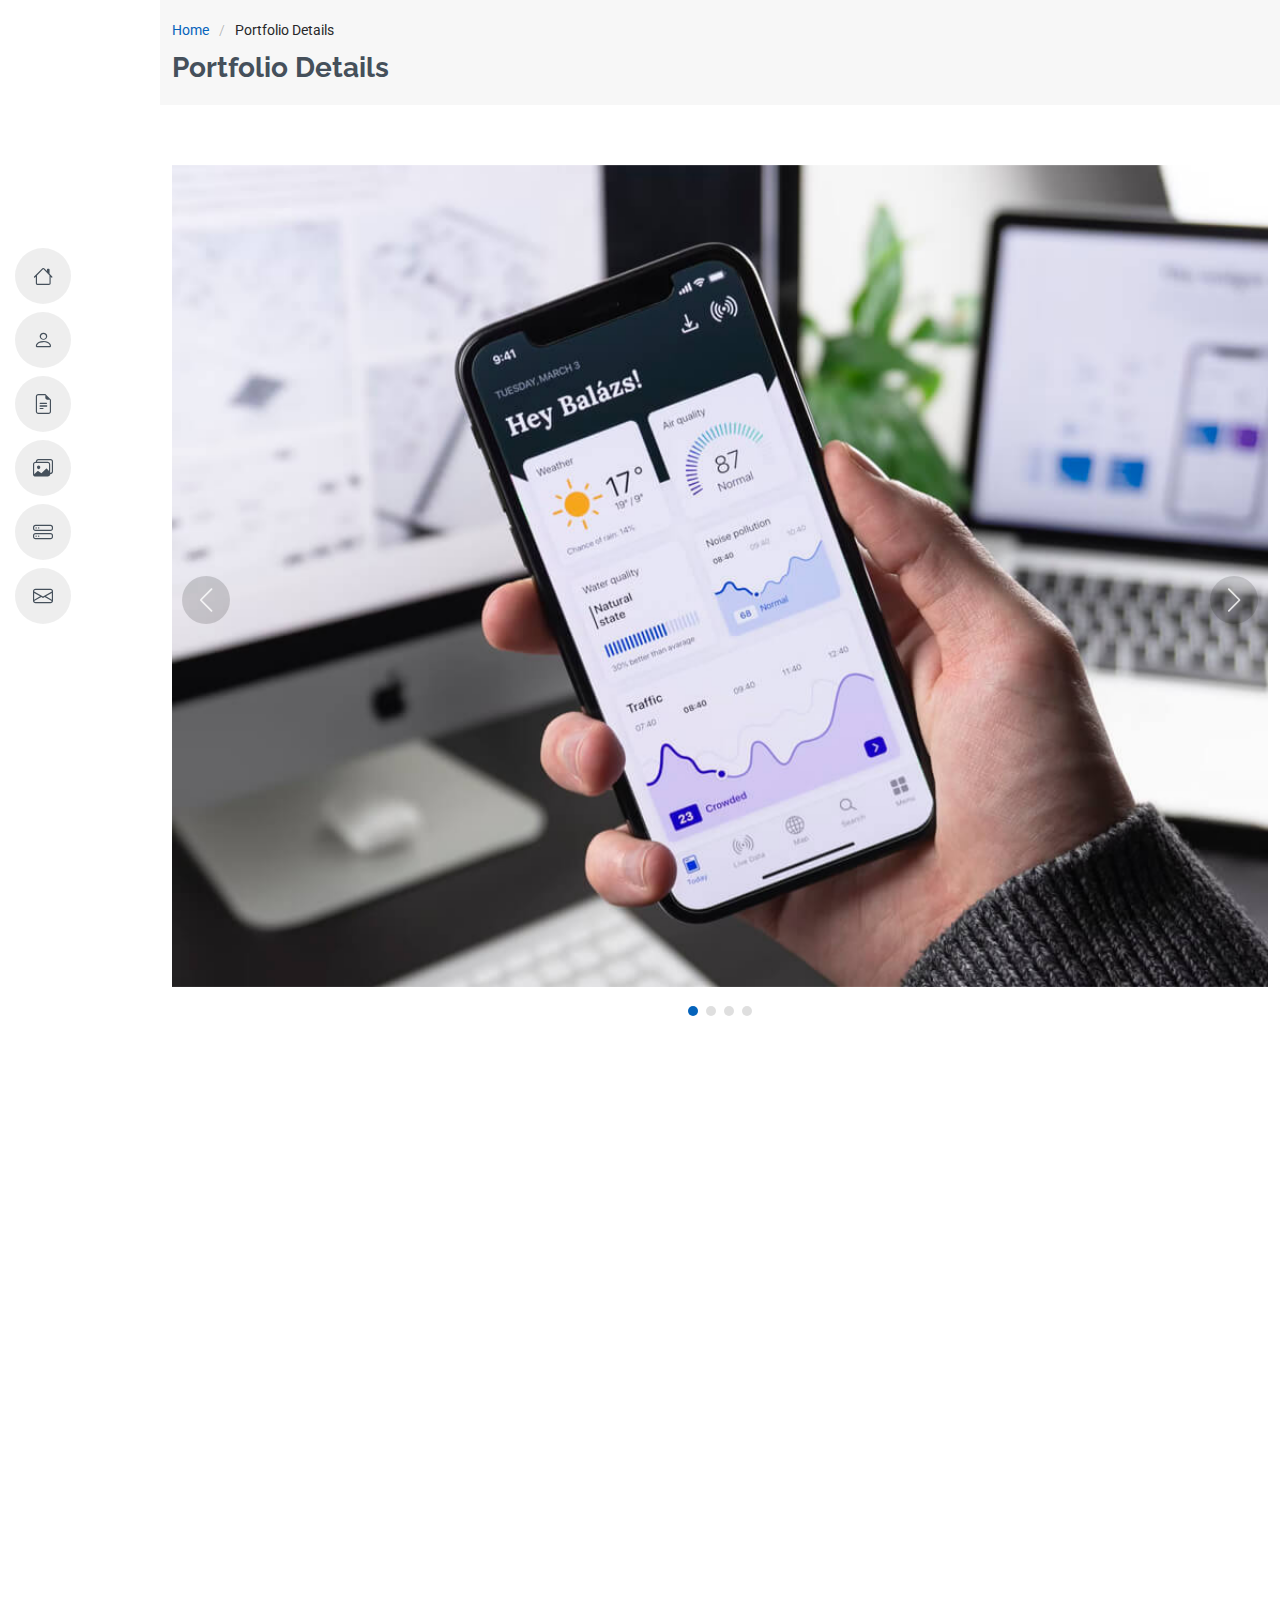
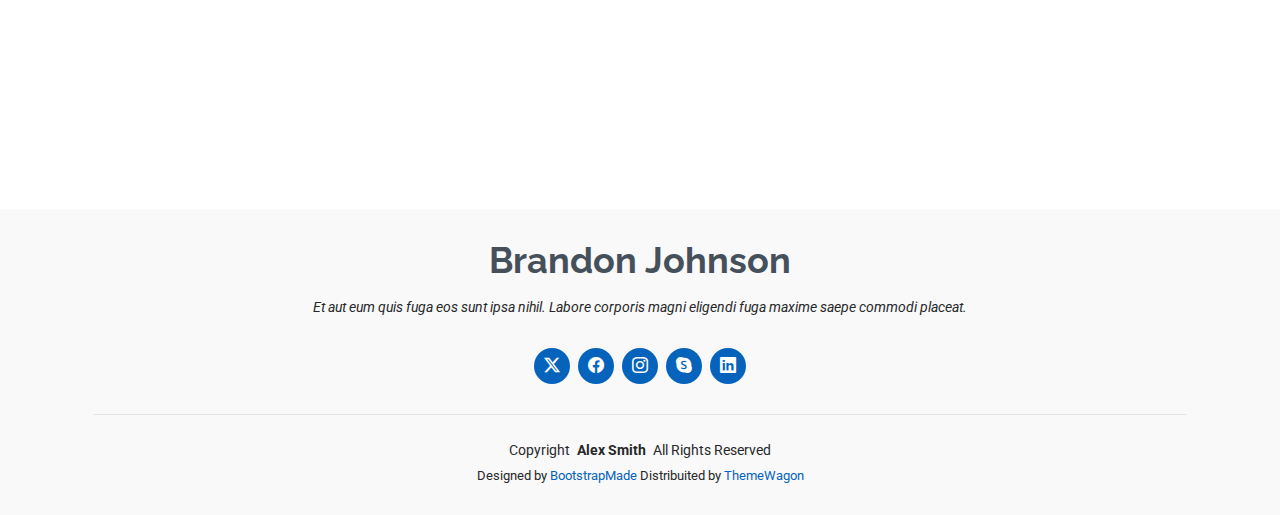
<file: portfolio-details.html>
<!DOCTYPE html>
<html lang="en">

<head>
  <meta charset="utf-8">
  <meta content="width=device-width, initial-scale=1.0" name="viewport">
  <title>Portfolio Details - MyResume Bootstrap Template</title>
  <meta content="" name="description">
  <meta content="" name="keywords">

  <!-- Favicons -->
  <link href="assets/img/favicon.png" rel="icon">
  <link href="assets/img/apple-touch-icon.png" rel="apple-touch-icon">

  <!-- Fonts -->
  <link href="https://fonts.googleapis.com" rel="preconnect">
  <link href="https://fonts.gstatic.com" rel="preconnect" crossorigin>
  <link href="https://fonts.googleapis.com/css2?family=Roboto:ital,wght@0,100;0,300;0,400;0,500;0,700;0,900;1,100;1,300;1,400;1,500;1,700;1,900&family=Poppins:ital,wght@0,100;0,200;0,300;0,400;0,500;0,600;0,700;0,800;0,900;1,100;1,200;1,300;1,400;1,500;1,600;1,700;1,800;1,900&family=Raleway:ital,wght@0,100;0,200;0,300;0,400;0,500;0,600;0,700;0,800;0,900;1,100;1,200;1,300;1,400;1,500;1,600;1,700;1,800;1,900&display=swap" rel="stylesheet">

  <!-- Vendor CSS Files -->
  <link href="assets/vendor/bootstrap/css/bootstrap.min.css" rel="stylesheet">
  <link href="assets/vendor/bootstrap-icons/bootstrap-icons.css" rel="stylesheet">
  <link href="assets/vendor/aos/aos.css" rel="stylesheet">
  <link href="assets/vendor/glightbox/css/glightbox.min.css" rel="stylesheet">
  <link href="assets/vendor/swiper/swiper-bundle.min.css" rel="stylesheet">

  <!-- Main CSS File -->
  <link href="assets/css/main.css" rel="stylesheet">

  <!-- =======================================================
  * Template Name: MyResume
  * Template URL: https://bootstrapmade.com/free-html-bootstrap-template-my-resume/
  * Updated: Jun 29 2024 with Bootstrap v5.3.3
  * Author: BootstrapMade.com
  * License: https://bootstrapmade.com/license/
  ======================================================== -->
</head>

<body class="portfolio-details-page">

  <header id="header" class="header d-flex flex-column justify-content-center">

    <i class="header-toggle d-xl-none bi bi-list"></i>

    <nav id="navmenu" class="navmenu">
      <ul>
        <li><a href="#hero"><i class="bi bi-house navicon"></i><span>Home</span></a></li>
        <li><a href="#about"><i class="bi bi-person navicon"></i><span>About</span></a></li>
        <li><a href="#resume"><i class="bi bi-file-earmark-text navicon"></i><span>Resume</span></a></li>
        <li><a href="#portfolio"><i class="bi bi-images navicon"></i><span>Portfolio</span></a></li>
        <li><a href="#services"><i class="bi bi-hdd-stack navicon"></i><span>Services</span></a></li>
        <li><a href="#contact"><i class="bi bi-envelope navicon"></i><span>Contact</span></a></li>
      </ul>
    </nav>

  </header>

  <main class="main">

    <!-- Page Title -->
    <div class="page-title" data-aos="fade">
      <div class="container">
        <nav class="breadcrumbs">
          <ol>
            <li><a href="index.html">Home</a></li>
            <li class="current">Portfolio Details</li>
          </ol>
        </nav>
        <h1>Portfolio Details</h1>
      </div>
    </div><!-- End Page Title -->

    <!-- Portfolio Details Section -->
    <section id="portfolio-details" class="portfolio-details section">

      <div class="container" data-aos="fade-up">

        <div class="portfolio-details-slider swiper init-swiper">
          <script type="application/json" class="swiper-config">
            {
              "loop": true,
              "speed": 600,
              "autoplay": {
                "delay": 5000
              },
              "slidesPerView": "auto",
              "navigation": {
                "nextEl": ".swiper-button-next",
                "prevEl": ".swiper-button-prev"
              },
              "pagination": {
                "el": ".swiper-pagination",
                "type": "bullets",
                "clickable": true
              }
            }
          </script>
          <div class="swiper-wrapper align-items-center">

            <div class="swiper-slide">
              <img src="assets/img/portfolio/app-1.jpg" alt="">
            </div>

            <div class="swiper-slide">
              <img src="assets/img/portfolio/product-1.jpg" alt="">
            </div>

            <div class="swiper-slide">
              <img src="assets/img/portfolio/branding-1.jpg" alt="">
            </div>

            <div class="swiper-slide">
              <img src="assets/img/portfolio/books-1.jpg" alt="">
            </div>

          </div>
          <div class="swiper-button-prev"></div>
          <div class="swiper-button-next"></div>
          <div class="swiper-pagination"></div>
        </div>

        <div class="row justify-content-between gy-4 mt-4">

          <div class="col-lg-8" data-aos="fade-up">
            <div class="portfolio-description">
              <h2>This is an example of portfolio details</h2>
              <p>
                Autem ipsum nam porro corporis rerum. Quis eos dolorem eos itaque inventore commodi labore quia quia. Exercitationem repudiandae officiis neque suscipit non officia eaque itaque enim. Voluptatem officia accusantium nesciunt est omnis tempora consectetur dignissimos. Sequi nulla at esse enim cum deserunt eius.
              </p>
              <p>
                Amet consequatur qui dolore veniam voluptatem voluptatem sit. Non aspernatur atque natus ut cum nam et. Praesentium error dolores rerum minus sequi quia veritatis eum. Eos et doloribus doloremque nesciunt molestiae laboriosam.
              </p>

              <div class="testimonial-item">
                <p>
                  <i class="bi bi-quote quote-icon-left"></i>
                  <span>Export tempor illum tamen malis malis eram quae irure esse labore quem cillum quid cillum eram malis quorum velit fore eram velit sunt aliqua noster fugiat irure amet legam anim culpa.</span>
                  <i class="bi bi-quote quote-icon-right"></i>
                </p>
                <div>
                  <img src="assets/img/testimonials/testimonials-2.jpg" class="testimonial-img" alt="">
                  <h3>Sara Wilsson</h3>
                  <h4>Designer</h4>
                </div>
              </div>

              <p>
                Impedit ipsum quae et aliquid doloribus et voluptatem quasi. Perspiciatis occaecati earum et magnam animi. Quibusdam non qui ea vitae suscipit vitae sunt. Repudiandae incidunt cumque minus deserunt assumenda tempore. Delectus voluptas necessitatibus est.
              </p>

              <p>
                Sunt voluptatum sapiente facilis quo odio aut ipsum repellat debitis. Molestiae et autem libero. Explicabo et quod necessitatibus similique quis dolor eum. Numquam eaque praesentium rem et qui nesciunt.
              </p>

            </div>
          </div>

          <div class="col-lg-3" data-aos="fade-up" data-aos-delay="100">
            <div class="portfolio-info">
              <h3>Project information</h3>
              <ul>
                <li><strong>Category</strong> Web design</li>
                <li><strong>Client</strong> ASU Company</li>
                <li><strong>Project date</strong> 01 March, 2020</li>
                <li><strong>Project URL</strong> <a href="#">www.example.com</a></li>
                <li><a href="#" class="btn-visit align-self-start">Visit Website</a></li>
              </ul>
            </div>
          </div>

        </div>

      </div>

    </section><!-- /Portfolio Details Section -->

  </main>

  <footer id="footer" class="footer position-relative light-background">
    <div class="container">
      <h3 class="sitename">Brandon Johnson</h3>
      <p>Et aut eum quis fuga eos sunt ipsa nihil. Labore corporis magni eligendi fuga maxime saepe commodi placeat.</p>
      <div class="social-links d-flex justify-content-center">
        <a href=""><i class="bi bi-twitter-x"></i></a>
        <a href=""><i class="bi bi-facebook"></i></a>
        <a href=""><i class="bi bi-instagram"></i></a>
        <a href=""><i class="bi bi-skype"></i></a>
        <a href=""><i class="bi bi-linkedin"></i></a>
      </div>
      <div class="container">
        <div class="copyright">
          <span>Copyright</span> <strong class="px-1 sitename">Alex Smith</strong> <span>All Rights Reserved</span>
        </div>
        <div class="credits">
          <!-- All the links in the footer should remain intact. -->
          <!-- You can delete the links only if you've purchased the pro version. -->
          <!-- Licensing information: https://bootstrapmade.com/license/ -->
          <!-- Purchase the pro version with working PHP/AJAX contact form: [buy-url] -->
          Designed by <a href="https://bootstrapmade.com/">BootstrapMade</a> Distribuited by <a href="https://themewagon.com">ThemeWagon</a>
        </div>
      </div>
    </div>
  </footer>

  <!-- Scroll Top -->
  <a href="#" id="scroll-top" class="scroll-top d-flex align-items-center justify-content-center"><i class="bi bi-arrow-up-short"></i></a>

  <!-- Preloader -->
  <div id="preloader"></div>

  <!-- Vendor JS Files -->
  <script src="assets/vendor/bootstrap/js/bootstrap.bundle.min.js"></script>
  <script src="assets/vendor/php-email-form/validate.js"></script>
  <script src="assets/vendor/aos/aos.js"></script>
  <script src="assets/vendor/typed.js/typed.umd.js"></script>
  <script src="assets/vendor/purecounter/purecounter_vanilla.js"></script>
  <script src="assets/vendor/waypoints/noframework.waypoints.js"></script>
  <script src="assets/vendor/glightbox/js/glightbox.min.js"></script>
  <script src="assets/vendor/imagesloaded/imagesloaded.pkgd.min.js"></script>
  <script src="assets/vendor/isotope-layout/isotope.pkgd.min.js"></script>
  <script src="assets/vendor/swiper/swiper-bundle.min.js"></script>

  <!-- Main JS File -->
  <script src="assets/js/main.js"></script>

</body>

</html>
</file>
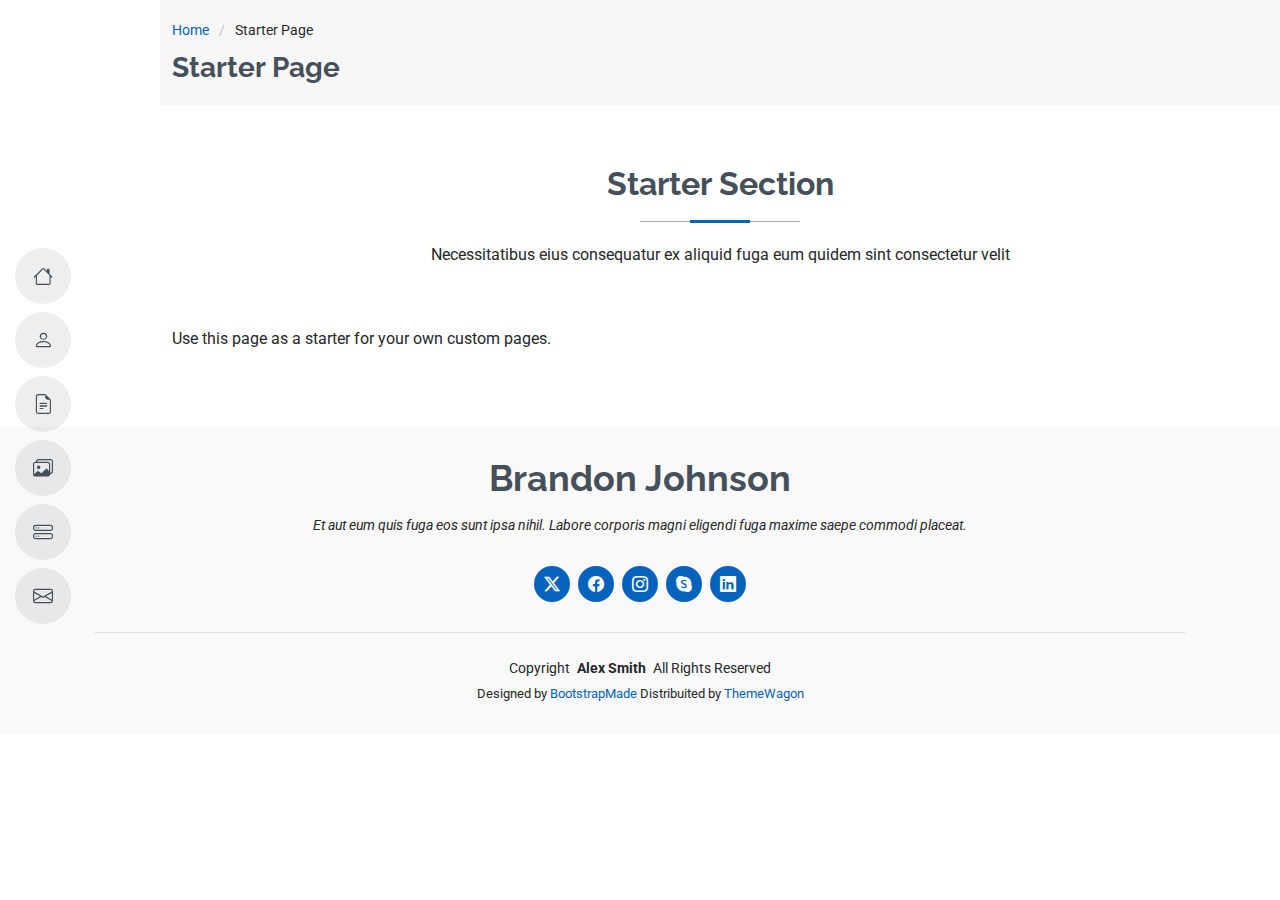
<file: starter-page.html>
<!DOCTYPE html>
<html lang="en">

<head>
  <meta charset="utf-8">
  <meta content="width=device-width, initial-scale=1.0" name="viewport">
  <title>My Perosnal Portfolio</title>
  <meta content="" name="description">
  <meta content="" name="keywords">

  <!-- Favicons -->
  <link href="assets/img/favicon.png" rel="icon">
  <link href="assets/img/apple-touch-icon.png" rel="apple-touch-icon">

  <!-- Fonts -->
  <link href="https://fonts.googleapis.com" rel="preconnect">
  <link href="https://fonts.gstatic.com" rel="preconnect" crossorigin>
  <link href="https://fonts.googleapis.com/css2?family=Roboto:ital,wght@0,100;0,300;0,400;0,500;0,700;0,900;1,100;1,300;1,400;1,500;1,700;1,900&family=Poppins:ital,wght@0,100;0,200;0,300;0,400;0,500;0,600;0,700;0,800;0,900;1,100;1,200;1,300;1,400;1,500;1,600;1,700;1,800;1,900&family=Raleway:ital,wght@0,100;0,200;0,300;0,400;0,500;0,600;0,700;0,800;0,900;1,100;1,200;1,300;1,400;1,500;1,600;1,700;1,800;1,900&display=swap" rel="stylesheet">

  <!-- Vendor CSS Files -->
  <link href="assets/vendor/bootstrap/css/bootstrap.min.css" rel="stylesheet">
  <link href="assets/vendor/bootstrap-icons/bootstrap-icons.css" rel="stylesheet">
  <link href="assets/vendor/aos/aos.css" rel="stylesheet">
  <link href="assets/vendor/glightbox/css/glightbox.min.css" rel="stylesheet">
  <link href="assets/vendor/swiper/swiper-bundle.min.css" rel="stylesheet">

  <!-- Main CSS File -->
  <link href="assets/css/main.css" rel="stylesheet">

  <!-- =======================================================
  * Template Name: MyResume
  * Template URL: https://bootstrapmade.com/free-html-bootstrap-template-my-resume/
  * Updated: Jun 29 2024 with Bootstrap v5.3.3
  * Author: BootstrapMade.com
  * License: https://bootstrapmade.com/license/
  ======================================================== -->
</head>

<body class="starter-page-page">

  <header id="header" class="header d-flex flex-column justify-content-center">

    <i class="header-toggle d-xl-none bi bi-list"></i>

    <nav id="navmenu" class="navmenu">
      <ul>
        <li><a href="#hero"><i class="bi bi-house navicon"></i><span>Home</span></a></li>
        <li><a href="#about"><i class="bi bi-person navicon"></i><span>About</span></a></li>
        <li><a href="#resume"><i class="bi bi-file-earmark-text navicon"></i><span>Resume</span></a></li>
        <li><a href="#portfolio"><i class="bi bi-images navicon"></i><span>Portfolio</span></a></li>
        <li><a href="#services"><i class="bi bi-hdd-stack navicon"></i><span>Services</span></a></li>
        <li><a href="#contact"><i class="bi bi-envelope navicon"></i><span>Contact</span></a></li>
      </ul>
    </nav>

  </header>

  <main class="main">

    <!-- Page Title -->
    <div class="page-title" data-aos="fade">
      <div class="container">
        <nav class="breadcrumbs">
          <ol>
            <li><a href="index.html">Home</a></li>
            <li class="current">Starter Page</li>
          </ol>
        </nav>
        <h1>Starter Page</h1>
      </div>
    </div><!-- End Page Title -->

    <!-- Starter Section Section -->
    <section id="starter-section" class="starter-section section">

      <!-- Section Title -->
      <div class="container section-title" data-aos="fade-up">
        <h2>Starter Section</h2>
        <p>Necessitatibus eius consequatur ex aliquid fuga eum quidem sint consectetur velit</p>
      </div><!-- End Section Title -->

      <div class="container" data-aos="fade-up">
        <p>Use this page as a starter for your own custom pages.</p>
      </div>

    </section><!-- /Starter Section Section -->

  </main>

  <footer id="footer" class="footer position-relative light-background">
    <div class="container">
      <h3 class="sitename">Brandon Johnson</h3>
      <p>Et aut eum quis fuga eos sunt ipsa nihil. Labore corporis magni eligendi fuga maxime saepe commodi placeat.</p>
      <div class="social-links d-flex justify-content-center">
        <a href=""><i class="bi bi-twitter-x"></i></a>
        <a href=""><i class="bi bi-facebook"></i></a>
        <a href=""><i class="bi bi-instagram"></i></a>
        <a href=""><i class="bi bi-skype"></i></a>
        <a href=""><i class="bi bi-linkedin"></i></a>
      </div>
      <div class="container">
        <div class="copyright">
          <span>Copyright</span> <strong class="px-1 sitename">Alex Smith</strong> <span>All Rights Reserved</span>
        </div>
        <div class="credits">
          <!-- All the links in the footer should remain intact. -->
          <!-- You can delete the links only if you've purchased the pro version. -->
          <!-- Licensing information: https://bootstrapmade.com/license/ -->
          <!-- Purchase the pro version with working PHP/AJAX contact form: [buy-url] -->
          Designed by <a href="https://bootstrapmade.com/">BootstrapMade</a> Distribuited by <a href="https://themewagon.com">ThemeWagon</a>
        </div>
      </div>
    </div>
  </footer>

  <!-- Scroll Top -->
  <a href="#" id="scroll-top" class="scroll-top d-flex align-items-center justify-content-center"><i class="bi bi-arrow-up-short"></i></a>

  <!-- Preloader -->
  <div id="preloader"></div>

  <!-- Vendor JS Files -->
  <script src="assets/vendor/bootstrap/js/bootstrap.bundle.min.js"></script>
  <script src="assets/vendor/php-email-form/validate.js"></script>
  <script src="assets/vendor/aos/aos.js"></script>
  <script src="assets/vendor/typed.js/typed.umd.js"></script>
  <script src="assets/vendor/purecounter/purecounter_vanilla.js"></script>
  <script src="assets/vendor/waypoints/noframework.waypoints.js"></script>
  <script src="assets/vendor/glightbox/js/glightbox.min.js"></script>
  <script src="assets/vendor/imagesloaded/imagesloaded.pkgd.min.js"></script>
  <script src="assets/vendor/isotope-layout/isotope.pkgd.min.js"></script>
  <script src="assets/vendor/swiper/swiper-bundle.min.js"></script>

  <!-- Main JS File -->
  <script src="assets/js/main.js"></script>

</body>

</html>
</file>
<file: assets/css/main.css>
/**
* Template Name: MyResume
* Template URL: https://bootstrapmade.com/free-html-bootstrap-template-my-resume/
* Updated: Jun 29 2024 with Bootstrap v5.3.3
* Author: BootstrapMade.com
* License: https://bootstrapmade.com/license/
*/

/*--------------------------------------------------------------
# Font & Color Variables
# Help: https://bootstrapmade.com/color-system/
--------------------------------------------------------------*/
/* Fonts */
:root {
  --default-font: "Roboto",  system-ui, -apple-system, "Segoe UI", Roboto, "Helvetica Neue", Arial, "Noto Sans", "Liberation Sans", sans-serif, "Apple Color Emoji", "Segoe UI Emoji", "Segoe UI Symbol", "Noto Color Emoji";
  --heading-font: "Raleway",  sans-serif;
  --nav-font: "Poppins",  sans-serif;
}

/* Global Colors - The following color variables are used throughout the website. Updating them here will change the color scheme of the entire website */
:root { 
  --background-color: #ffffff; /* Background color for the entire website, including individual sections */
  --default-color: #272829; /* Default color used for the majority of the text content across the entire website */
  --heading-color: #45505b; /* Color for headings, subheadings and title throughout the website */
  --accent-color: #0563bb; /* Accent color that represents your brand on the website. It's used for buttons, links, and other elements that need to stand out */
  --surface-color: #ffffff; /* The surface color is used as a background of boxed elements within sections, such as cards, icon boxes, or other elements that require a visual separation from the global background. */
  --contrast-color: #ffffff; /* Contrast color for text, ensuring readability against backgrounds of accent, heading, or default colors. */
}

/* Nav Menu Colors - The following color variables are used specifically for the navigation menu. They are separate from the global colors to allow for more customization options */
:root {
  --nav-color: #45505b;  /* The default color of the main navmenu links */
  --nav-hover-color: #0563bb; /* Applied to main navmenu links when they are hovered over or active */
  --nav-mobile-background-color: #ffffff; /* Used as the background color for mobile navigation menu */
  --nav-dropdown-background-color: #ffffff; /* Used as the background color for dropdown items that appear when hovering over primary navigation items */
  --nav-dropdown-color: #212529; /* Used for navigation links of the dropdown items in the navigation menu. */
  --nav-dropdown-hover-color: #0563bb; /* Similar to --nav-hover-color, this color is applied to dropdown navigation links when they are hovered over. */
}

/* Color Presets - These classes override global colors when applied to any section or element, providing reuse of the sam color scheme. */

.light-background {
  --background-color: #f9f9f9;
  --surface-color: #ffffff;
}

.dark-background {
  --background-color: #060606;
  --default-color: #ffffff;
  --heading-color: #ffffff;
  --surface-color: #252525;
  --contrast-color: #ffffff;
}

/* Smooth scroll */
:root {
  scroll-behavior: smooth;
}

/*--------------------------------------------------------------
# General Styling & Shared Classes
--------------------------------------------------------------*/
body {
  color: var(--default-color);
  background-color: var(--background-color);
  font-family: var(--default-font);
}

a {
  color: var(--accent-color);
  text-decoration: none;
  transition: 0.3s;
}

a:hover {
  color: color-mix(in srgb, var(--accent-color), transparent 25%);
  text-decoration: none;
}

h1,
h2,
h3,
h4,
h5,
h6 {
  color: var(--heading-color);
  font-family: var(--heading-font);
}

/* PHP Email Form Messages
------------------------------*/
.php-email-form .error-message {
  display: none;
  background: #df1529;
  color: #ffffff;
  text-align: left;
  padding: 15px;
  margin-bottom: 24px;
  font-weight: 600;
}

.php-email-form .sent-message {
  display: none;
  color: #ffffff;
  background: #059652;
  text-align: center;
  padding: 15px;
  margin-bottom: 24px;
  font-weight: 600;
}

.php-email-form .loading {
  display: none;
  background: var(--surface-color);
  text-align: center;
  padding: 15px;
  margin-bottom: 24px;
}

.php-email-form .loading:before {
  content: "";
  display: inline-block;
  border-radius: 50%;
  width: 24px;
  height: 24px;
  margin: 0 10px -6px 0;
  border: 3px solid var(--accent-color);
  border-top-color: var(--surface-color);
  animation: php-email-form-loading 1s linear infinite;
}

@keyframes php-email-form-loading {
  0% {
    transform: rotate(0deg);
  }

  100% {
    transform: rotate(360deg);
  }
}

/*--------------------------------------------------------------
# Global Header
--------------------------------------------------------------*/
.header {
  color: var(--default-color);
  position: fixed;
  top: 0;
  left: 0;
  bottom: 0;
  padding: 0 15px;
  transition: all ease-in-out 0.3s;
  overflow-y: auto;
  z-index: 997;
  min-width: 200px;
}

@media (max-width: 1199px) {
  .header {
    background-color: var(--background-color);
    border-right: 1px solid color-mix(in srgb, var(--default-color), transparent 90%);
    width: 300px;
    left: -100%;
  }
}

@media (min-width: 1200px) and (max-width: 1600px) {
  .header~main {
    margin-left: 160px;
  }

  .header~main .hero {
    margin-left: -160px;
    width: 100vw;
  }
}

.header.header-show {
  left: 0;
}

.header .header-toggle {
  color: var(--contrast-color);
  background-color: var(--accent-color);
  font-size: 22px;
  display: flex;
  align-items: center;
  justify-content: center;
  width: 40px;
  height: 40px;
  border-radius: 50%;
  cursor: pointer;
  position: fixed;
  top: 15px;
  right: 15px;
  z-index: 9999;
  transition: background-color 0.3s;
}

.header .header-toggle:hover {
  color: var(--contrast-color);
  background-color: color-mix(in srgb, var(--accent-color) 90%, white 15%);
}

/*--------------------------------------------------------------
# Navigation Menu
--------------------------------------------------------------*/
.navmenu {
  padding: 0;
  z-index: 9997;
}

.navmenu ul {
  list-style: none;
  padding: 0 0 20px 0;
  margin: 0;
  width: 140px;
}

.navmenu a,
.navmenu a:focus {
  color: var(--nav-color);
  font-family: var(--nav-font);
  display: flex;
  align-items: center;
  padding: 10px 18px;
  margin-bottom: 8px;
  font-size: 15px;
  border-radius: 50px;
  background: color-mix(in srgb, var(--default-color), transparent 92%);
  height: 56px;
  width: 100%;
  overflow: hidden;
  transition: 0.3s;
}

.navmenu a i,
.navmenu a:focus i {
  font-size: 20px;
}

.navmenu a span,
.navmenu a:focus span {
  padding: 0 5px 0 7px;
}

@media (min-width: 992px) {

  .navmenu a,
  .navmenu a:focus {
    max-width: 56px;
  }

  .navmenu a span,
  .navmenu a:focus span {
    display: none;
  }
}

.navmenu a:hover,
.navmenu .active,
.navmenu .active:focus,
.navmenu li:hover>a {
  color: var(--contrast-color);
  background: var(--nav-hover-color);
}

.navmenu a:hover,
.navmenu li:hover>a {
  max-width: 100%;
  color: var(--contrast-color);
}

.navmenu a:hover span,
.navmenu li:hover>a span {
  display: block;
}

/*--------------------------------------------------------------
# Global Footer
--------------------------------------------------------------*/
.footer {
  color: var(--default-color);
  background-color: var(--background-color);
  font-size: 14px;
  text-align: center;
  padding: 30px 0;
  position: relative;
}

.footer h3 {
  font-size: 36px;
  font-weight: 700;
  position: relative;
  padding: 0;
  margin: 0 0 15px 0;
}

.footer p {
  font-size: 15;
  font-style: italic;
  padding: 0;
  margin: 0 0 30px 0;
}

.footer .social-links {
  margin: 0 0 30px 0;
}

.footer .social-links a {
  font-size: 16px;
  display: flex;
  align-items: center;
  justify-content: center;
  background: var(--accent-color);
  color: var(--contrast-color);
  line-height: 1;
  margin: 0 4px;
  border-radius: 50%;
  text-align: center;
  width: 36px;
  height: 36px;
  transition: 0.3s;
}

.footer .social-links a:hover {
  background: color-mix(in srgb, var(--accent-color), transparent 20%);
  text-decoration: none;
}

.footer .copyright {
  padding-top: 25px;
  border-top: 1px solid color-mix(in srgb, var(--default-color), transparent 90%);
}

.footer .credits {
  font-size: 13px;
  padding-top: 5px;
}

/*--------------------------------------------------------------
# Preloader
--------------------------------------------------------------*/
#preloader {
  position: fixed;
  inset: 0;
  z-index: 999999;
  overflow: hidden;
  background: var(--background-color);
  transition: all 0.6s ease-out;
}

#preloader:before {
  content: "";
  position: fixed;
  top: calc(50% - 30px);
  left: calc(50% - 30px);
  border: 6px solid #ffffff;
  border-color: var(--accent-color) transparent var(--accent-color) transparent;
  border-radius: 50%;
  width: 60px;
  height: 60px;
  animation: animate-preloader 1.5s linear infinite;
}

@keyframes animate-preloader {
  0% {
    transform: rotate(0deg);
  }

  100% {
    transform: rotate(360deg);
  }
}

/*--------------------------------------------------------------
# Scroll Top Button
--------------------------------------------------------------*/
.scroll-top {
  position: fixed;
  visibility: hidden;
  opacity: 0;
  right: 15px;
  bottom: -15px;
  z-index: 99999;
  background-color: var(--accent-color);
  width: 44px;
  height: 44px;
  border-radius: 50px;
  transition: all 0.4s;
}

.scroll-top i {
  font-size: 24px;
  color: var(--contrast-color);
  line-height: 0;
}

.scroll-top:hover {
  background-color: color-mix(in srgb, var(--accent-color), transparent 20%);
  color: var(--contrast-color);
}

.scroll-top.active {
  visibility: visible;
  opacity: 1;
  bottom: 15px;
}

/*--------------------------------------------------------------
# Disable aos animation delay on mobile devices
--------------------------------------------------------------*/
@media screen and (max-width: 768px) {
  [data-aos-delay] {
    transition-delay: 0 !important;
  }
}

/*--------------------------------------------------------------
# Global Page Titles & Breadcrumbs
--------------------------------------------------------------*/
.page-title {
  --background-color: color-mix(in srgb, var(--default-color), transparent 96%);
  color: var(--default-color);
  background-color: var(--background-color);
  padding: 20px 0;
  position: relative;
}

.page-title h1 {
  font-size: 28px;
  font-weight: 700;
  margin: 0;
}

.page-title .breadcrumbs ol {
  display: flex;
  flex-wrap: wrap;
  list-style: none;
  padding: 0 0 10px 0;
  margin: 0;
  font-size: 14px;
  font-weight: 400;
}

.page-title .breadcrumbs ol li+li {
  padding-left: 10px;
}

.page-title .breadcrumbs ol li+li::before {
  content: "/";
  display: inline-block;
  padding-right: 10px;
  color: color-mix(in srgb, var(--default-color), transparent 70%);
}

/*--------------------------------------------------------------
# Global Sections
--------------------------------------------------------------*/
section,
.section {
  color: var(--default-color);
  background-color: var(--background-color);
  padding: 60px 0;
  overflow: clip;
}

/*--------------------------------------------------------------
# Global Section Titles
--------------------------------------------------------------*/
.section-title {
  text-align: center;
  padding-bottom: 60px;
  position: relative;
}

.section-title h2 {
  font-size: 32px;
  font-weight: 700;
  margin-bottom: 20px;
  padding-bottom: 20px;
  position: relative;
}

.section-title h2:before {
  content: "";
  position: absolute;
  display: block;
  width: 160px;
  height: 1px;
  background: color-mix(in srgb, var(--default-color), transparent 60%);
  left: 0;
  right: 0;
  bottom: 1px;
  margin: auto;
}

.section-title h2::after {
  content: "";
  position: absolute;
  display: block;
  width: 60px;
  height: 3px;
  background: var(--accent-color);
  left: 0;
  right: 0;
  bottom: 0;
  margin: auto;
}

.section-title p {
  margin-bottom: 0;
}

/*--------------------------------------------------------------
# Hero Section
--------------------------------------------------------------*/
.hero {
  width: 100%;
  min-height: 100vh;
  position: relative;
  padding: 80px 0;
  display: flex;
  align-items: center;
  justify-content: center;
}

.hero img {
  position: absolute;
  inset: 0;
  display: block;
  width: 100%;
  height: 100%;
  object-fit: cover;
  z-index: 1;
}

.hero:before {
  content: "";
  background: color-mix(in srgb, var(--background-color), transparent 30%);
  position: absolute;
  inset: 0;
  z-index: 2;
}

.hero .container {
  position: relative;
  z-index: 3;
}

.hero h2 {
  margin: 0;
  font-size: 64px;
  font-weight: 700;
}

.hero p {
  margin: 5px 0 0 0;
  font-size: 26px;
}

.hero h6 {
  margin: 150px 0 0 0;
  font-size: 20px;
}

.hero p span {
  letter-spacing: 1px;
  border-bottom: 2px solid var(--accent-color);
}

.hero .social-links {
  margin-top: 25px;
}

.hero .social-links a {
  font-size: 20px;
  display: inline-block;
  color: color-mix(in srgb, var(--default-color), transparent 30%);
  line-height: 1;
  margin-right: 20px;
  transition: 0.3s;
}

.hero .social-links a:hover {
  color: var(--accent-color);
}

@media (max-width: 768px) {
  .hero h2 {
    font-size: 32px;
  }

  .hero p {
    font-size: 20px;
  }
}

/*--------------------------------------------------------------
# About Section
--------------------------------------------------------------*/
.about .content h2 {
  font-weight: 700;
  font-size: 24px;
}

.about .content ul {
  list-style: none;
  padding: 0;
}

.about .content ul li {
  margin-bottom: 20px;
  display: flex;
  align-items: center;
}

.about .content ul strong {
  margin-right: 10px;
}

.about .content ul i {
  font-size: 16px;
  margin-right: 5px;
  color: var(--accent-color);
  line-height: 0;
}

/*--------------------------------------------------------------
# Stats Section
--------------------------------------------------------------*/
.stats i {
  background-color: var(--accent-color);
  color: var(--contrast-color);
  width: 54px;
  height: 54px;
  font-size: 24px;
  border-radius: 50px;
  display: inline-flex;
  align-items: center;
  justify-content: center;
  position: relative;
  z-index: 1;
}

.stats .stats-item {
  margin-top: 10px;
  width: 100%;
  position: relative;
  text-align: center;
  z-index: 0;
}

.stats .stats-item span {
  font-size: 36px;
  display: block;
  font-weight: 700;
  color: color-mix(in srgb, var(--default-color), transparent 20%);
}

.stats .stats-item p {
  padding: 0;
  margin: 0;
  color: color-mix(in srgb, var(--default-color), transparent 50%);
  font-size: 16px;
}

/*--------------------------------------------------------------
# Skills Section
--------------------------------------------------------------*/
.skills .progress {
  height: 60px;
  display: block;
  background: none;
  border-radius: 0;
}

.skills .progress .skill {
  color: var(--heading-color);
  padding: 0;
  margin: 0 0 6px 0;
  text-transform: uppercase;
  display: block;
  font-weight: 600;
  font-family: var(--heading-font);
}

.skills .progress .skill .val {
  float: right;
  font-style: normal;
}

.skills .progress-bar-wrap {
  background: color-mix(in srgb, var(--default-color), transparent 90%);
  height: 10px;
}

.skills .progress-bar {
  width: 1px;
  height: 10px;
  transition: 0.9s;
  background-color: var(--accent-color);
}

/*--------------------------------------------------------------
# Resume Section
--------------------------------------------------------------*/
.resume .resume-title {
  color: var(--heading-color);
  font-size: 26px;
  font-weight: 700;
  margin-top: 20px;
  margin-bottom: 20px;
}

.resume .resume-item {
  padding: 0 0 20px 20px;
  margin-top: -2px;
  border-left: 2px solid var(--accent-color);
  position: relative;
}

.resume .resume-item h4 {
  line-height: 18px;
  font-size: 18px;
  font-weight: 600;
  text-transform: uppercase;
  color: color-mix(in srgb, var(--default-color), transparent 20%);
  margin-bottom: 10px;
}

.resume .resume-item h5 {
  font-size: 16px;
  padding: 5px 15px;
  display: inline-block;
  font-weight: 600;
  margin-bottom: 10px;
}

.resume .resume-item ul {
  padding-left: 20px;
}

.resume .resume-item ul li {
  padding-bottom: 10px;
}

.resume .resume-item:last-child {
  padding-bottom: 0;
}

.resume .resume-item::before {
  content: "";
  position: absolute;
  width: 16px;
  height: 16px;
  border-radius: 50px;
  left: -9px;
  top: 0;
  background: var(--background-color);
  border: 2px solid var(--accent-color);
}

/*--------------------------------------------------------------
# Portfolio Section
--------------------------------------------------------------*/
.portfolio .portfolio-filters {
  padding: 0;
  margin: 0 auto 20px auto;
  list-style: none;
  text-align: center;
}

.portfolio .portfolio-filters li {
  cursor: pointer;
  display: inline-block;
  padding: 8px 20px 10px 20px;
  margin: 0;
  font-size: 15px;
  font-weight: 500;
  line-height: 1;
  margin-bottom: 5px;
  border-radius: 50px;
  transition: all 0.3s ease-in-out;
  font-family: var(--heading-font);
}

.portfolio .portfolio-filters li:hover,
.portfolio .portfolio-filters li.filter-active {
  color: var(--contrast-color);
  background-color: var(--accent-color);
}

.portfolio .portfolio-filters li:first-child {
  margin-left: 0;
}

.portfolio .portfolio-filters li:last-child {
  margin-right: 0;
}

@media (max-width: 575px) {
  .portfolio .portfolio-filters li {
    font-size: 14px;
    margin: 0 0 10px 0;
  }
}

.portfolio .portfolio-item {
  position: relative;
  overflow: hidden;
}

.portfolio .portfolio-item .portfolio-info {
  opacity: 0;
  position: absolute;
  left: 12px;
  right: 12px;
  bottom: -100%;
  z-index: 3;
  transition: all ease-in-out 0.5s;
  background: color-mix(in srgb, var(--background-color), transparent 10%);
  padding: 15px;
}

.portfolio .portfolio-item .portfolio-info h4 {
  font-size: 18px;
  font-weight: 600;
  padding-right: 50px;
}

.portfolio .portfolio-item .portfolio-info p {
  color: color-mix(in srgb, var(--default-color), transparent 30%);
  font-size: 14px;
  margin-bottom: 0;
  padding-right: 50px;
}

.portfolio .portfolio-item .portfolio-info .preview-link,
.portfolio .portfolio-item .portfolio-info .details-link {
  position: absolute;
  right: 50px;
  font-size: 24px;
  top: calc(50% - 14px);
  color: color-mix(in srgb, var(--default-color), transparent 30%);
  transition: 0.3s;
  line-height: 0;
}

.portfolio .portfolio-item .portfolio-info .preview-link:hover,
.portfolio .portfolio-item .portfolio-info .details-link:hover {
  color: var(--accent-color);
}

.portfolio .portfolio-item .portfolio-info .details-link {
  right: 14px;
  font-size: 28px;
}

.portfolio .portfolio-item:hover .portfolio-info {
  opacity: 1;
  bottom: 0;
}

/*--------------------------------------------------------------
# Services Section
--------------------------------------------------------------*/
.services .service-item {
  background-color: var(--surface-color);
  box-shadow: 0px 5px 90px 0px rgba(0, 0, 0, 0.1);
  height: 100%;
  padding: 60px 30px;
  text-align: center;
  transition: 0.3s;
  border-radius: 5px;
}

.services .service-item .icon {
  margin: 0 auto;
  width: 100px;
  height: 100px;
  display: flex;
  align-items: center;
  justify-content: center;
  transition: ease-in-out 0.3s;
  position: relative;
}

.services .service-item .icon i {
  font-size: 36px;
  transition: 0.5s;
  position: relative;
}

.services .service-item .icon svg {
  position: absolute;
  top: 0;
  left: 0;
}

.services .service-item .icon svg path {
  transition: 0.5s;
  fill: color-mix(in srgb, var(--default-color), transparent 95%);
}

.services .service-item h3 {
  font-weight: 700;
  margin: 10px 0 15px 0;
  font-size: 22px;
}

.services .service-item p {
  line-height: 24px;
  font-size: 14px;
  margin-bottom: 0;
}

.services .service-item:hover {
  box-shadow: 0px 5px 35px 0px rgba(0, 0, 0, 0.1);
}

.services .service-item.item-cyan i {
  color: #0dcaf0;
}

.services .service-item.item-cyan:hover .icon i {
  color: #fff;
}

.services .service-item.item-cyan:hover .icon path {
  fill: #0dcaf0;
}

.services .service-item.item-orange i {
  color: #fd7e14;
}

.services .service-item.item-orange:hover .icon i {
  color: #fff;
}

.services .service-item.item-orange:hover .icon path {
  fill: #fd7e14;
}

.services .service-item.item-teal i {
  color: #20c997;
}

.services .service-item.item-teal:hover .icon i {
  color: #fff;
}

.services .service-item.item-teal:hover .icon path {
  fill: #20c997;
}

.services .service-item.item-red i {
  color: #df1529;
}

.services .service-item.item-red:hover .icon i {
  color: #fff;
}

.services .service-item.item-red:hover .icon path {
  fill: #df1529;
}

.services .service-item.item-indigo i {
  color: #6610f2;
}

.services .service-item.item-indigo:hover .icon i {
  color: #fff;
}

.services .service-item.item-indigo:hover .icon path {
  fill: #6610f2;
}

.services .service-item.item-pink i {
  color: #f3268c;
}

.services .service-item.item-pink:hover .icon i {
  color: #fff;
}

.services .service-item.item-pink:hover .icon path {
  fill: #f3268c;
}

/*--------------------------------------------------------------
# Testimonials Section
--------------------------------------------------------------*/
.testimonials .testimonials-carousel,
.testimonials .testimonials-slider {
  overflow: hidden;
}

.testimonials .testimonial-item .testimonial-content {
  border-left: 3px solid var(--accent-color);
  padding-left: 30px;
}

.testimonials .testimonial-item .testimonial-img {
  border-radius: 50%;
  border: 4px solid var(--background-color);
  margin: 0 auto;
}

.testimonials .testimonial-item h3 {
  font-size: 20px;
  font-weight: bold;
  margin: 10px 0 5px 0;
}

.testimonials .testimonial-item h4 {
  font-size: 14px;
  color: color-mix(in srgb, var(--default-color), transparent 40%);
  margin: 0 0 10px 0;
}

.testimonials .testimonial-item .stars i {
  color: #ffc107;
  margin: 0 1px;
}

.testimonials .testimonial-item .quote-icon-left,
.testimonials .testimonial-item .quote-icon-right {
  color: color-mix(in srgb, var(--accent-color), transparent 50%);
  font-size: 26px;
  line-height: 0;
}

.testimonials .testimonial-item .quote-icon-left {
  display: inline-block;
  left: -5px;
  position: relative;
}

.testimonials .testimonial-item .quote-icon-right {
  display: inline-block;
  right: -5px;
  position: relative;
  top: 10px;
  transform: scale(-1, -1);
}

.testimonials .testimonial-item p {
  font-style: italic;
}

.testimonials .swiper-wrapper {
  height: auto;
}

.testimonials .swiper-pagination {
  margin-top: 30px;
  position: relative;
}

.testimonials .swiper-pagination .swiper-pagination-bullet {
  width: 12px;
  height: 12px;
  background-color: color-mix(in srgb, var(--default-color), transparent 85%);
  opacity: 1;
}

.testimonials .swiper-pagination .swiper-pagination-bullet-active {
  background-color: var(--accent-color);
}

/*--------------------------------------------------------------
# Contact Section
--------------------------------------------------------------*/
.contact .info-item+.info-item {
  margin-top: 40px;
}

.contact .info-item i {
  color: var(--accent-color);
  background: color-mix(in srgb, var(--accent-color), transparent 92%);
  font-size: 20px;
  width: 44px;
  height: 44px;
  display: flex;
  justify-content: center;
  align-items: center;
  border-radius: 50px;
  transition: all 0.3s ease-in-out;
  margin-right: 15px;
}

.contact .info-item h3 {
  padding: 0;
  font-size: 18px;
  font-weight: 700;
  margin-bottom: 5px;
}

.contact .info-item p {
  padding: 0;
  margin-bottom: 0;
  font-size: 14px;
}

.contact .info-item:hover i {
  background: var(--accent-color);
  color: var(--contrast-color);
}

.contact .php-email-form {
  height: 100%;
}

.contact .php-email-form input[type=text],
.contact .php-email-form input[type=email],
.contact .php-email-form textarea {
  font-size: 14px;
  padding: 10px 15px;
  box-shadow: none;
  border-radius: 0;
  color: var(--default-color);
  background-color: color-mix(in srgb, var(--background-color), transparent 50%);
  border-color: color-mix(in srgb, var(--default-color), transparent 80%);
}

.contact .php-email-form input[type=text]:focus,
.contact .php-email-form input[type=email]:focus,
.contact .php-email-form textarea:focus {
  border-color: var(--accent-color);
}

.contact .php-email-form input[type=text]::placeholder,
.contact .php-email-form input[type=email]::placeholder,
.contact .php-email-form textarea::placeholder {
  color: color-mix(in srgb, var(--default-color), transparent 70%);
}

.contact .php-email-form button[type=submit] {
  color: var(--contrast-color);
  background: var(--accent-color);
  border: 0;
  padding: 10px 30px;
  transition: 0.4s;
  border-radius: 50px;
}

.contact .php-email-form button[type=submit]:hover {
  background: color-mix(in srgb, var(--accent-color), transparent 25%);
}

/*--------------------------------------------------------------
# Portfolio Details Section
--------------------------------------------------------------*/
.portfolio-details .portfolio-details-slider img {
  width: 100%;
}

.portfolio-details .swiper-wrapper {
  height: auto;
}

.portfolio-details .swiper-button-prev,
.portfolio-details .swiper-button-next {
  width: 48px;
  height: 48px;
}

.portfolio-details .swiper-button-prev:after,
.portfolio-details .swiper-button-next:after {
  color: rgba(255, 255, 255, 0.8);
  background-color: rgba(0, 0, 0, 0.15);
  font-size: 24px;
  border-radius: 50%;
  width: 48px;
  height: 48px;
  display: flex;
  align-items: center;
  justify-content: center;
  transition: 0.3s;
}

.portfolio-details .swiper-button-prev:hover:after,
.portfolio-details .swiper-button-next:hover:after {
  background-color: rgba(0, 0, 0, 0.3);
}

@media (max-width: 575px) {

  .portfolio-details .swiper-button-prev,
  .portfolio-details .swiper-button-next {
    display: none;
  }
}

.portfolio-details .swiper-pagination {
  margin-top: 20px;
  position: relative;
}

.portfolio-details .swiper-pagination .swiper-pagination-bullet {
  width: 10px;
  height: 10px;
  background-color: color-mix(in srgb, var(--default-color), transparent 85%);
  opacity: 1;
}

.portfolio-details .swiper-pagination .swiper-pagination-bullet-active {
  background-color: var(--accent-color);
}

.portfolio-details .portfolio-info h3 {
  font-size: 22px;
  font-weight: 700;
  margin-bottom: 20px;
  padding-bottom: 20px;
  position: relative;
}

.portfolio-details .portfolio-info h3:after {
  content: "";
  position: absolute;
  display: block;
  width: 50px;
  height: 3px;
  background: var(--accent-color);
  left: 0;
  bottom: 0;
}

.portfolio-details .portfolio-info ul {
  list-style: none;
  padding: 0;
  font-size: 15px;
}

.portfolio-details .portfolio-info ul li {
  display: flex;
  flex-direction: column;
  padding-bottom: 15px;
}

.portfolio-details .portfolio-info ul strong {
  text-transform: uppercase;
  font-weight: 400;
  color: color-mix(in srgb, var(--default-color), transparent 50%);
  font-size: 14px;
}

.portfolio-details .portfolio-info .btn-visit {
  padding: 8px 40px;
  background: var(--accent-color);
  color: var(--contrast-color);
  border-radius: 50px;
  transition: 0.3s;
}

.portfolio-details .portfolio-info .btn-visit:hover {
  background: color-mix(in srgb, var(--accent-color), transparent 20%);
}

.portfolio-details .portfolio-description h2 {
  font-size: 26px;
  font-weight: 700;
  margin-bottom: 20px;
}

.portfolio-details .portfolio-description p {
  padding: 0;
}

.portfolio-details .portfolio-description .testimonial-item {
  padding: 30px 30px 0 30px;
  position: relative;
  background: color-mix(in srgb, var(--default-color), transparent 97%);
  margin-bottom: 50px;
}

.portfolio-details .portfolio-description .testimonial-item .testimonial-img {
  width: 90px;
  border-radius: 50px;
  border: 6px solid var(--background-color);
  float: left;
  margin: 0 10px 0 0;
}

.portfolio-details .portfolio-description .testimonial-item h3 {
  font-size: 18px;
  font-weight: bold;
  margin: 15px 0 5px 0;
  padding-top: 20px;
}

.portfolio-details .portfolio-description .testimonial-item h4 {
  font-size: 14px;
  color: #6c757d;
  margin: 0;
}

.portfolio-details .portfolio-description .testimonial-item .quote-icon-left,
.portfolio-details .portfolio-description .testimonial-item .quote-icon-right {
  color: color-mix(in srgb, var(--accent-color), transparent 50%);
  font-size: 26px;
  line-height: 0;
}

.portfolio-details .portfolio-description .testimonial-item .quote-icon-left {
  display: inline-block;
  left: -5px;
  position: relative;
}

.portfolio-details .portfolio-description .testimonial-item .quote-icon-right {
  display: inline-block;
  right: -5px;
  position: relative;
  top: 10px;
  transform: scale(-1, -1);
}

.portfolio-details .portfolio-description .testimonial-item p {
  font-style: italic;
  margin: 0 0 15px 0 0 0;
  padding: 0;
}

/*--------------------------------------------------------------
# Service Details Section
--------------------------------------------------------------*/
.service-details .service-box {
  padding: 20px;
  box-shadow: 0px 2px 20px rgba(0, 0, 0, 0.1);
}

.service-details .service-box+.service-box {
  margin-top: 30px;
}

.service-details .service-box h4 {
  font-size: 20px;
  font-weight: 700;
  border-bottom: 2px solid color-mix(in srgb, var(--default-color), transparent 92%);
  padding-bottom: 15px;
  margin-bottom: 15px;
}

.service-details .services-list a {
  color: color-mix(in srgb, var(--default-color), transparent 20%);
  background-color: color-mix(in srgb, var(--default-color), transparent 96%);
  display: flex;
  align-items: center;
  padding: 12px 15px;
  margin-top: 15px;
  transition: 0.3s;
}

.service-details .services-list a:first-child {
  margin-top: 0;
}

.service-details .services-list a i {
  font-size: 16px;
  margin-right: 8px;
  color: var(--accent-color);
}

.service-details .services-list a.active {
  color: var(--contrast-color);
  background-color: var(--accent-color);
}

.service-details .services-list a.active i {
  color: var(--contrast-color);
}

.service-details .services-list a:hover {
  background-color: color-mix(in srgb, var(--accent-color), transparent 95%);
  color: var(--accent-color);
}

.service-details .download-catalog a {
  color: var(--default-color);
  display: flex;
  align-items: center;
  padding: 10px 0;
  transition: 0.3s;
  border-top: 1px solid color-mix(in srgb, var(--default-color), transparent 90%);
}

.service-details .download-catalog a:first-child {
  border-top: 0;
  padding-top: 0;
}

.service-details .download-catalog a:last-child {
  padding-bottom: 0;
}

.service-details .download-catalog a i {
  font-size: 24px;
  margin-right: 8px;
  color: var(--accent-color);
}

.service-details .download-catalog a:hover {
  color: var(--accent-color);
}

.service-details .help-box {
  background-color: var(--accent-color);
  color: var(--contrast-color);
  margin-top: 30px;
  padding: 30px 15px;
}

.service-details .help-box .help-icon {
  font-size: 48px;
}

.service-details .help-box h4,
.service-details .help-box a {
  color: var(--contrast-color);
}

.service-details .services-img {
  margin-bottom: 20px;
}

.service-details h3 {
  font-size: 26px;
  font-weight: 700;
}

.service-details p {
  font-size: 15px;
}

.service-details ul {
  list-style: none;
  padding: 0;
  font-size: 15px;
}

.service-details ul li {
  padding: 5px 0;
  display: flex;
  align-items: center;
}

.service-details ul i {
  font-size: 20px;
  margin-right: 8px;
  color: var(--accent-color);
}

/*--------------------------------------------------------------
# Starter Section Section
--------------------------------------------------------------*/
.starter-section {
  /* Add your styles here */
}
</file>
